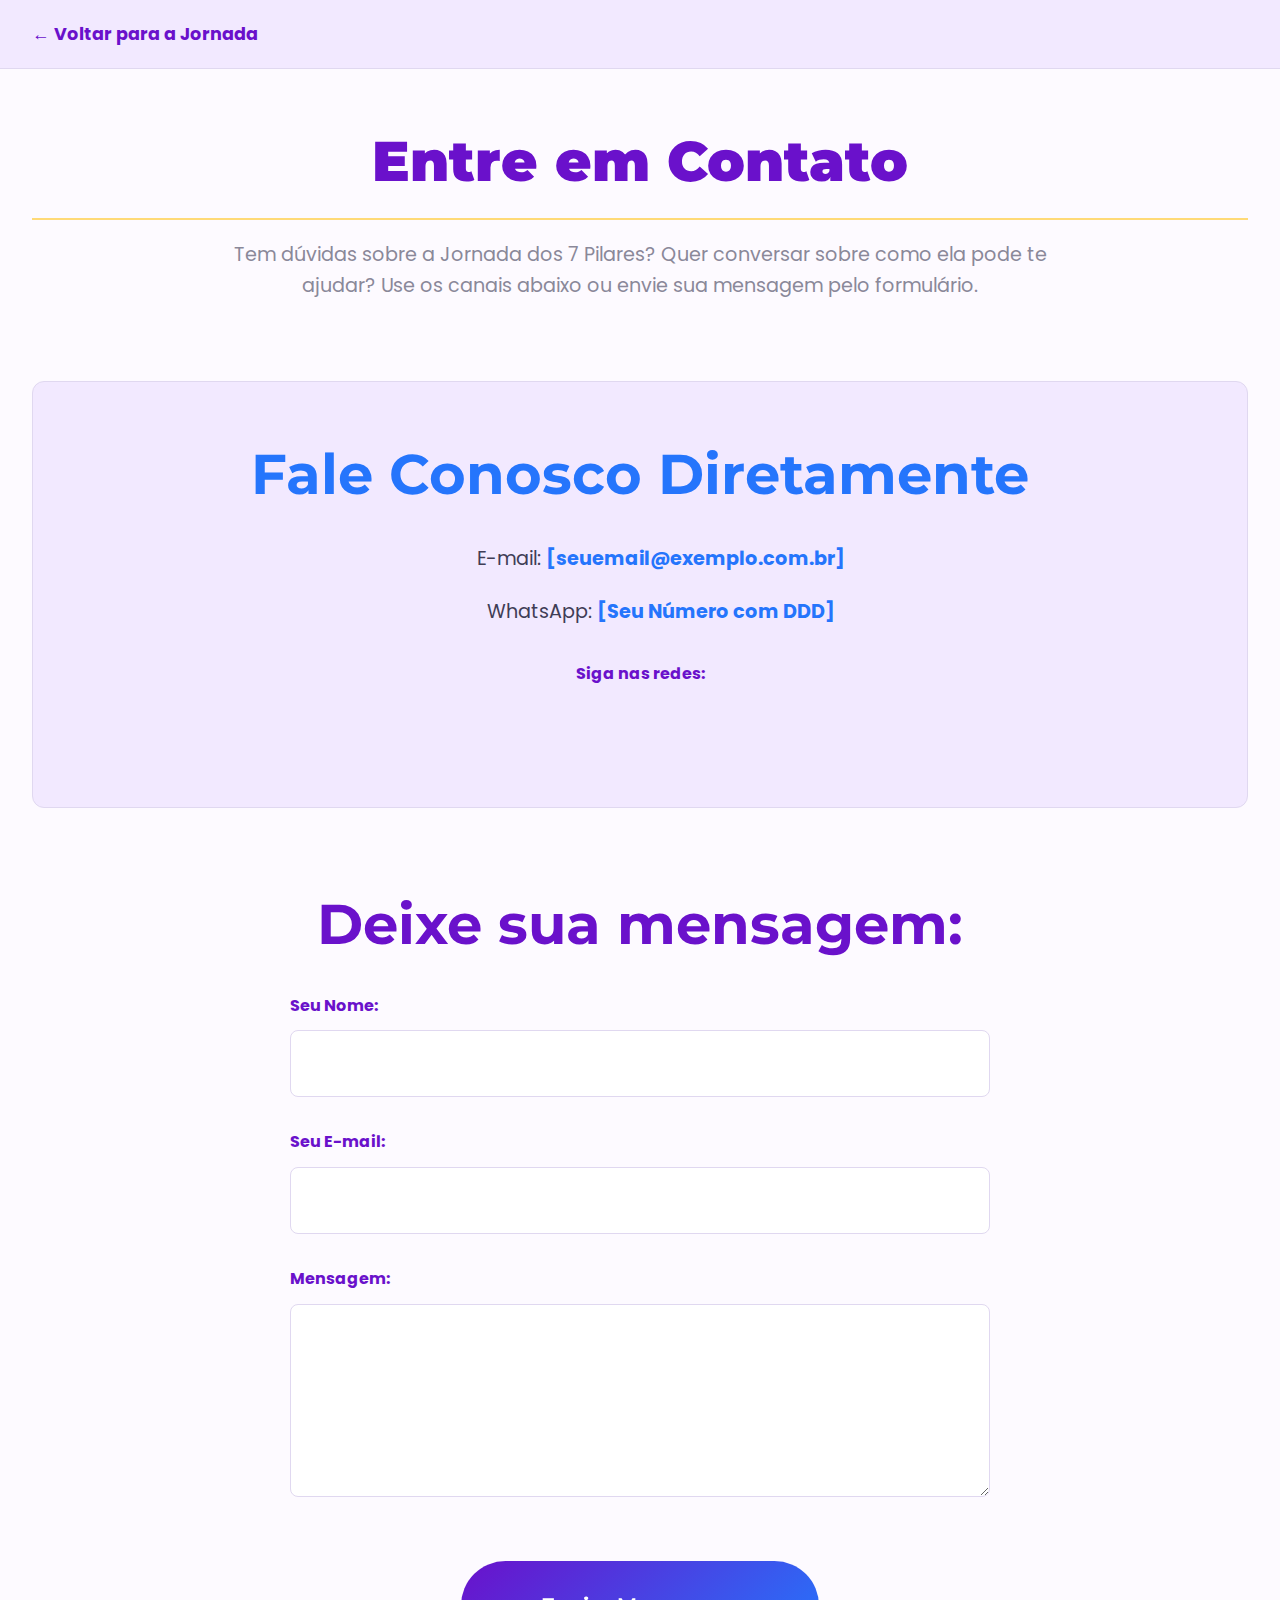
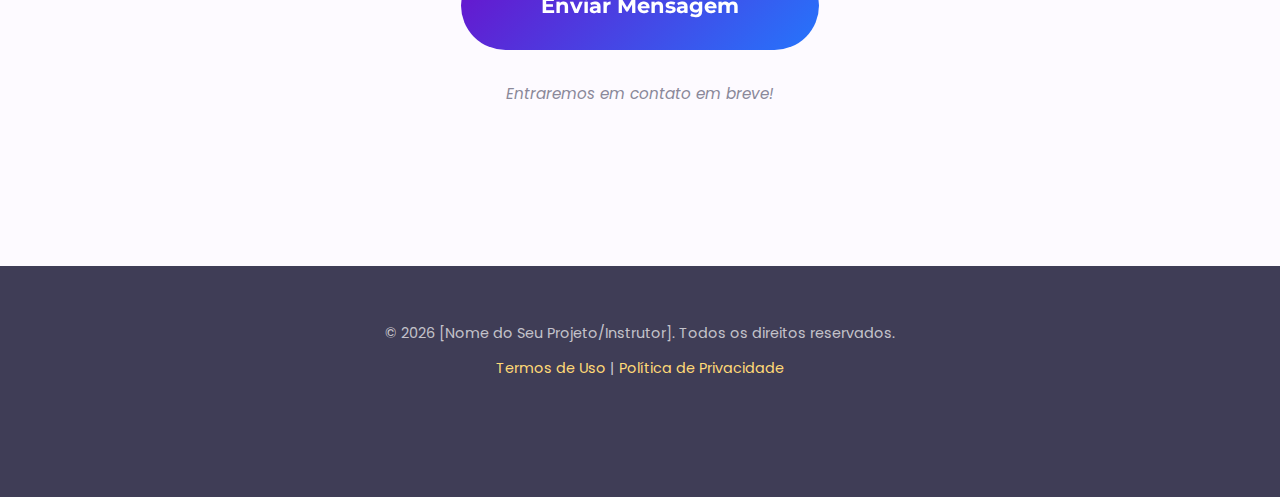
<file: contato.html>
<!DOCTYPE html>
<html lang="pt-BR">
<head>
    <meta charset="UTF-8">
    <meta name="viewport" content="width=device-width, initial-scale=1.0">

    <title>Contato - Jornada 7 Pilares</title>
    <meta name="description" content="Entre em contato para saber mais sobre a jornada online 'Descubra os 7 Pilares para Transformar Sua Vida em 7 Dias'.">
    <meta name="robots" content="index, follow">

    <link rel="stylesheet" href="style.css">
    <link rel="preconnect" href="https://fonts.googleapis.com">
    <link rel="preconnect" href="https://fonts.gstatic.com" crossorigin>
    <link href="https://fonts.googleapis.com/css2?family=Poppins:wght@300;400;700&family=Montserrat:wght@700;900&family=Garamond:wght@400;700&display=swap" rel="stylesheet">
    <link rel="stylesheet" href="https://cdnjs.cloudflare.com/ajax/libs/font-awesome/6.5.2/css/all.min.css" integrity="sha512-SnH5WK+bZxgPHs44uWIX+LLJAJ9/2PkPKZ5QiAj6Ta86w+fsb2TkcmfRyVX3pBnMFcV7oQPJkl9QevSCWr3W6A==" crossorigin="anonymous" referrerpolicy="no-referrer" />

    <link rel="icon" href="/favicon.ico" sizes="any">
    <link rel="icon" href="/favicon.svg" type="image/svg+xml">
    <link rel="apple-touch-icon" href="/apple-touch-icon.png">
</head>
<body>

    <header class="simple-header">
        <div class="container">
            <a href="index.html" class="back-link">&larr; Voltar para a Jornada</a>
        </div>
    </header>

    <main class="contact-container container page-content"> <h1>Entre em Contato</h1>
        <p class="contact-intro">Tem dúvidas sobre a Jornada dos 7 Pilares? Quer conversar sobre como ela pode te ajudar? Use os canais abaixo ou envie sua mensagem pelo formulário.</p>

        <div class="contact-direct-info">
            <h2>Fale Conosco Diretamente</h2>
            <p><i class="fas fa-envelope icon"></i> E-mail: <a href="mailto:contato@seusite.com.br">[seuemail@exemplo.com.br]</a></p>
            <p><i class="fab fa-whatsapp icon"></i> WhatsApp: <a href="https://wa.me/55XXXXXXXXXXX" target="_blank" rel="noopener noreferrer">[Seu Número com DDD]</a></p>
            <div class="social-icons">
                <p>Siga nas redes:</p>
                <a href="#" target="_blank" rel="noopener noreferrer" aria-label="Instagram"><i class="fab fa-instagram"></i></a>
                <a href="#" target="_blank" rel="noopener noreferrer" aria-label="YouTube"><i class="fab fa-youtube"></i></a>
                 <a href="#" target="_blank" rel="noopener noreferrer" aria-label="Telegram"><i class="fab fa-telegram-plane"></i></a>
            </div>
        </div>

        <div class="contact-form-container">
            <h2>Deixe sua mensagem:</h2>
            <form class="contact-form" action="[URL_DO_SEU_SCRIPT_DE_ENVIO]" method="POST">
                <div class="form-group">
                    <label for="nome">Seu Nome:</label>
                    <input type="text" id="nome" name="nome" required aria-required="true">
                </div>
                <div class="form-group">
                    <label for="email">Seu E-mail:</label>
                    <input type="email" id="email" name="email" required aria-required="true">
                </div>
                <div class="form-group">
                    <label for="mensagem">Mensagem:</label>
                    <textarea id="mensagem" name="mensagem" rows="6" required aria-required="true"></textarea>
                </div>
                <div class="form-group form-submit">
                    <button type="submit" class="button contact-submit-button">Enviar Mensagem</button>
                </div>
                 <p class="form-note">Entraremos em contato em breve!</p>
            </form>
        </div>
    </main>

    <footer class="footer-spirit section--narrow">
         <div class="container">
            <p>&copy; <span id="current-year">2025</span> [Nome do Seu Projeto/Instrutor]. Todos os direitos reservados.</p>
            <p><a href="termos-de-uso.html">Termos de Uso</a> | <a href="politica-de-privacidade.html">Política de Privacidade</a></p>
             <div class="footer-social">
                 <a href="#" aria-label="Instagram"><i class="fab fa-instagram"></i></a>
                 <a href="#" aria-label="YouTube"><i class="fab fa-youtube"></i></a>
                 <a href="#" aria-label="Telegram"><i class="fab fa-telegram-plane"></i></a>
             </div>
         </div>
    </footer>

    <script> document.getElementById('current-year').textContent = new Date().getFullYear(); </script>

</body>
</html>
</file>
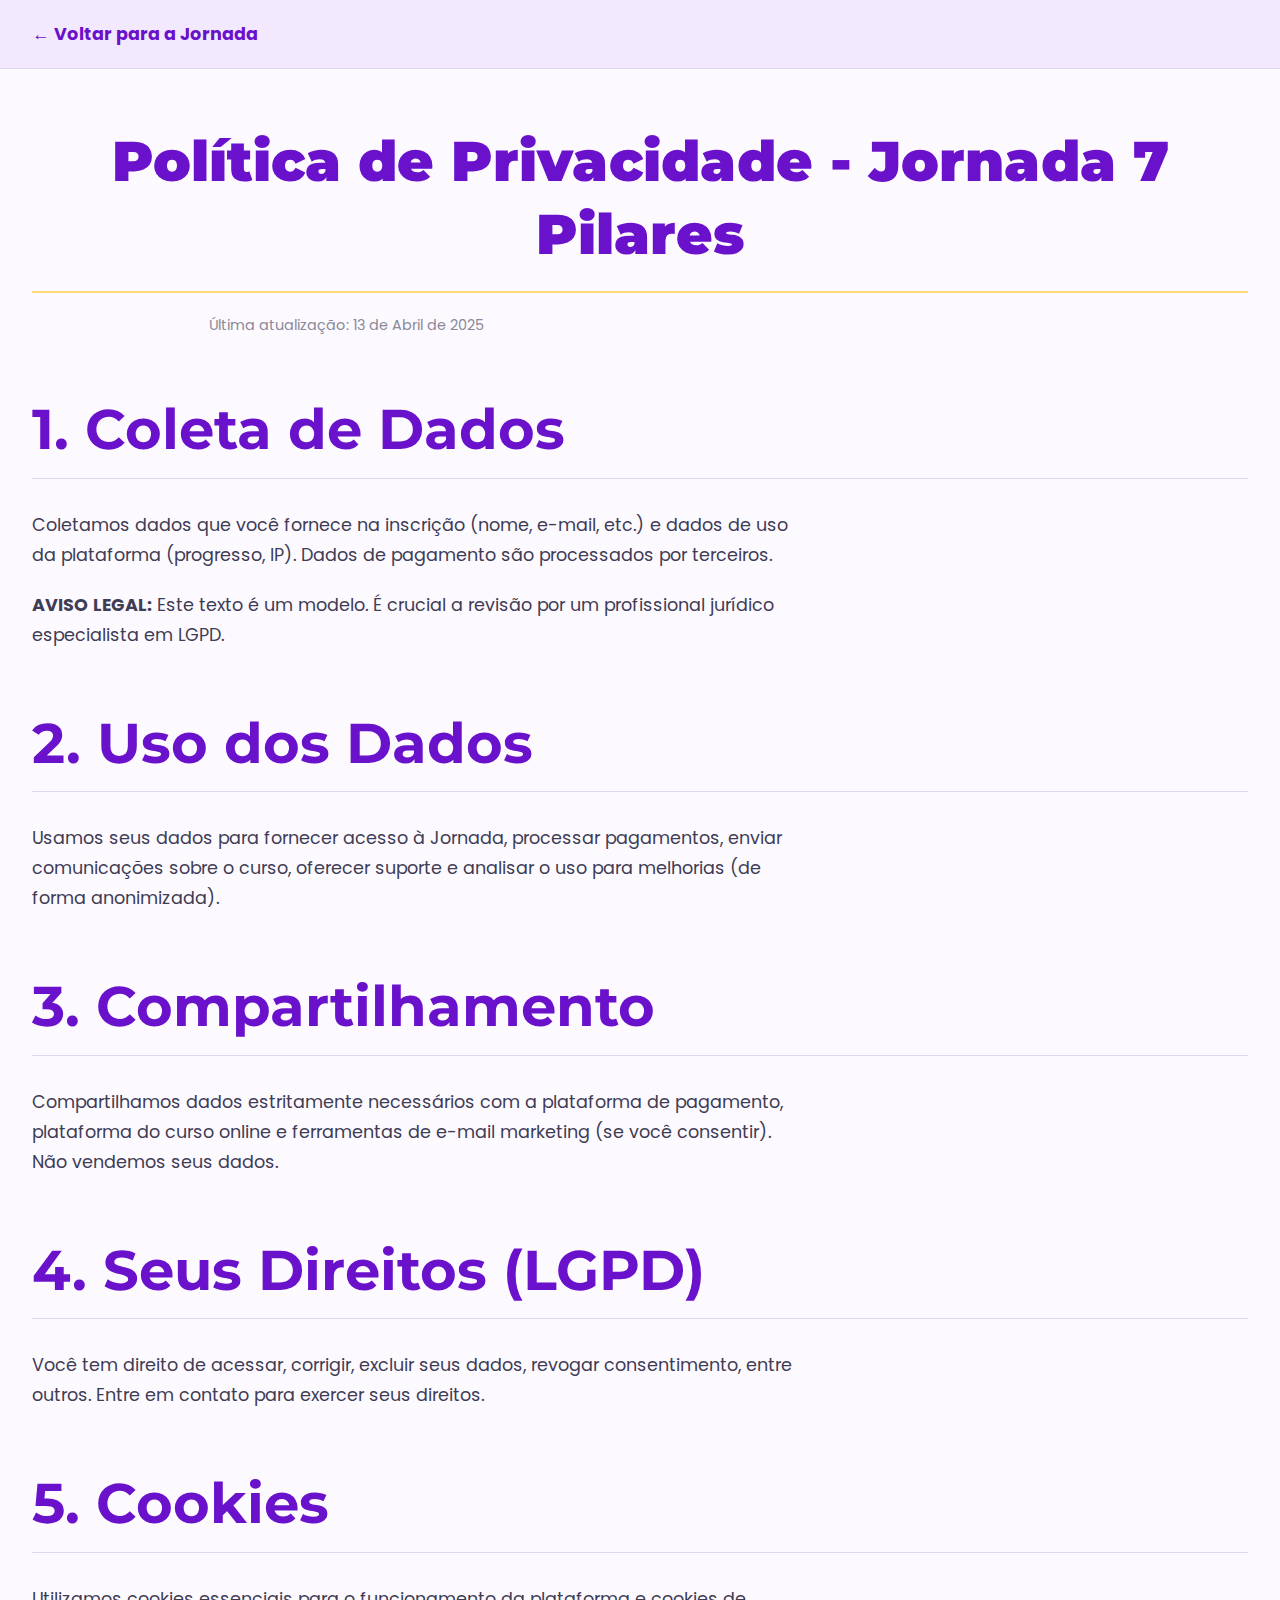
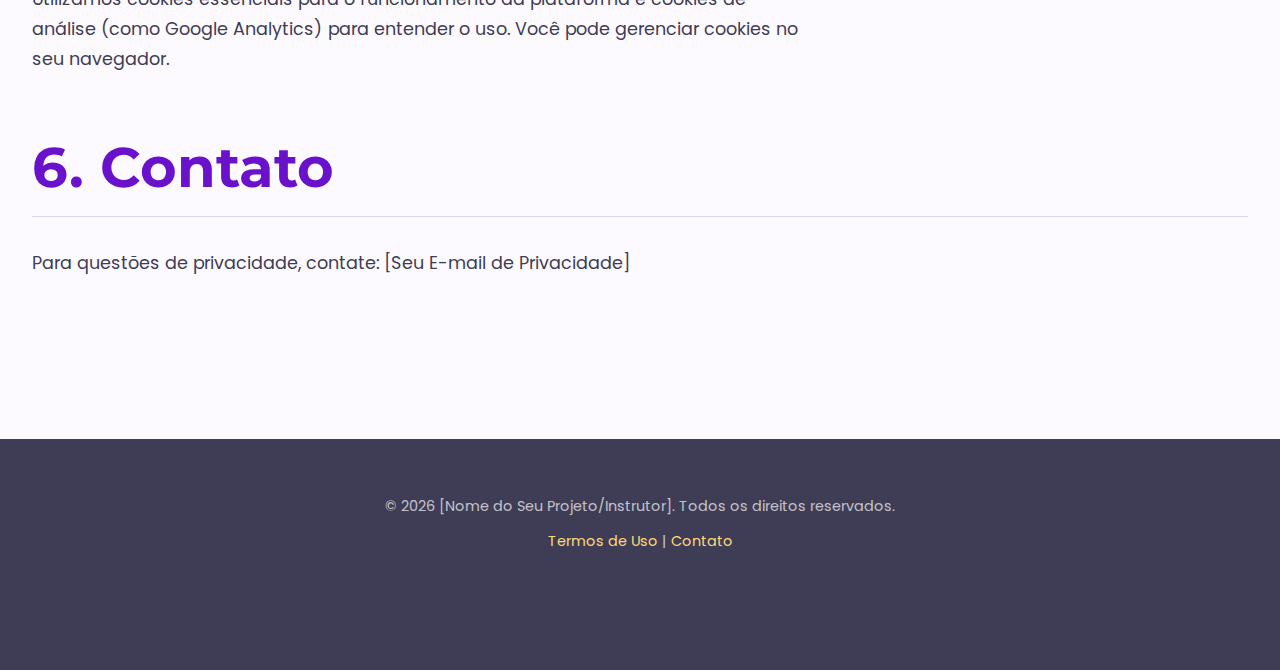
<file: politica-de-privacidade.html>
<!DOCTYPE html>
<html lang="pt-BR">
<head>
    <meta charset="UTF-8">
    <meta name="viewport" content="width=device-width, initial-scale=1.0">

    <title>Política de Privacidade - Jornada 7 Pilares</title>
    <meta name="description" content="Entenda como seus dados são coletados, usados e protegidos na jornada online 'Descubra os 7 Pilares para Transformar Sua Vida em 7 Dias'.">
    <meta name="robots" content="noindex, follow">

    <link rel="stylesheet" href="style.css">
    <link rel="preconnect" href="https://fonts.googleapis.com">
    <link rel="preconnect" href="https://fonts.gstatic.com" crossorigin>
    <link href="https://fonts.googleapis.com/css2?family=Poppins:wght@300;400;700&family=Montserrat:wght@700;900&family=Garamond:wght@400;700&display=swap" rel="stylesheet">
    <link rel="stylesheet" href="https://cdnjs.cloudflare.com/ajax/libs/font-awesome/6.5.2/css/all.min.css" integrity="sha512-SnH5WK+bZxgPHs44uWIX+LLJAJ9/2PkPKZ5QiAj6Ta86w+fsb2TkcmfRyVX3pBnMFcV7oQPJkl9QevSCWr3W6A==" crossorigin="anonymous" referrerpolicy="no-referrer" />

    <link rel="icon" href="/favicon.ico" sizes="any">
    <link rel="icon" href="/favicon.svg" type="image/svg+xml">
    <link rel="apple-touch-icon" href="/apple-touch-icon.png">
</head>
<body>

    <header class="simple-header">
        <div class="container">
             <a href="index.html" class="back-link">&larr; Voltar para a Jornada</a>
        </div>
    </header>

    <main class="privacy-container container page-content"> <h1>Política de Privacidade - Jornada 7 Pilares</h1>
        <p class="last-updated">Última atualização: 13 de Abril de 2025</p> <section>
            <h2>1. Coleta de Dados</h2>
            <p>Coletamos dados que você fornece na inscrição (nome, e-mail, etc.) e dados de uso da plataforma (progresso, IP). Dados de pagamento são processados por terceiros.</p>
             <p><strong>AVISO LEGAL:</strong> Este texto é um modelo. É crucial a revisão por um profissional jurídico especialista em LGPD.</p>
       </section>

        <section>
            <h2>2. Uso dos Dados</h2>
            <p>Usamos seus dados para fornecer acesso à Jornada, processar pagamentos, enviar comunicações sobre o curso, oferecer suporte e analisar o uso para melhorias (de forma anonimizada).</p>
        </section>

         <section>
            <h2>3. Compartilhamento</h2>
            <p>Compartilhamos dados estritamente necessários com a plataforma de pagamento, plataforma do curso online e ferramentas de e-mail marketing (se você consentir). Não vendemos seus dados.</p>
        </section>

         <section>
            <h2>4. Seus Direitos (LGPD)</h2>
            <p>Você tem direito de acessar, corrigir, excluir seus dados, revogar consentimento, entre outros. Entre em contato para exercer seus direitos.</p>
        </section>

        <section>
            <h2>5. Cookies</h2>
            <p>Utilizamos cookies essenciais para o funcionamento da plataforma e cookies de análise (como Google Analytics) para entender o uso. Você pode gerenciar cookies no seu navegador.</p>
        </section>

        <section>
            <h2>6. Contato</h2>
            <p>Para questões de privacidade, contate: [Seu E-mail de Privacidade]</p>
        </section>

    </main>

    <footer class="footer-spirit section--narrow">
         <div class="container">
            <p>&copy; <span id="current-year">2025</span> [Nome do Seu Projeto/Instrutor]. Todos os direitos reservados.</p>
            <p><a href="termos-de-uso.html">Termos de Uso</a> | <a href="contato.html">Contato</a></p>
             <div class="footer-social">
                <a href="#" aria-label="Instagram"><i class="fab fa-instagram"></i></a>
                 <a href="#" aria-label="YouTube"><i class="fab fa-youtube"></i></a>
                 <a href="#" aria-label="Telegram"><i class="fab fa-telegram-plane"></i></a>
             </div>
         </div>
    </footer>

     <script> document.getElementById('current-year').textContent = new Date().getFullYear(); </script>

</body>
</html>
</file>
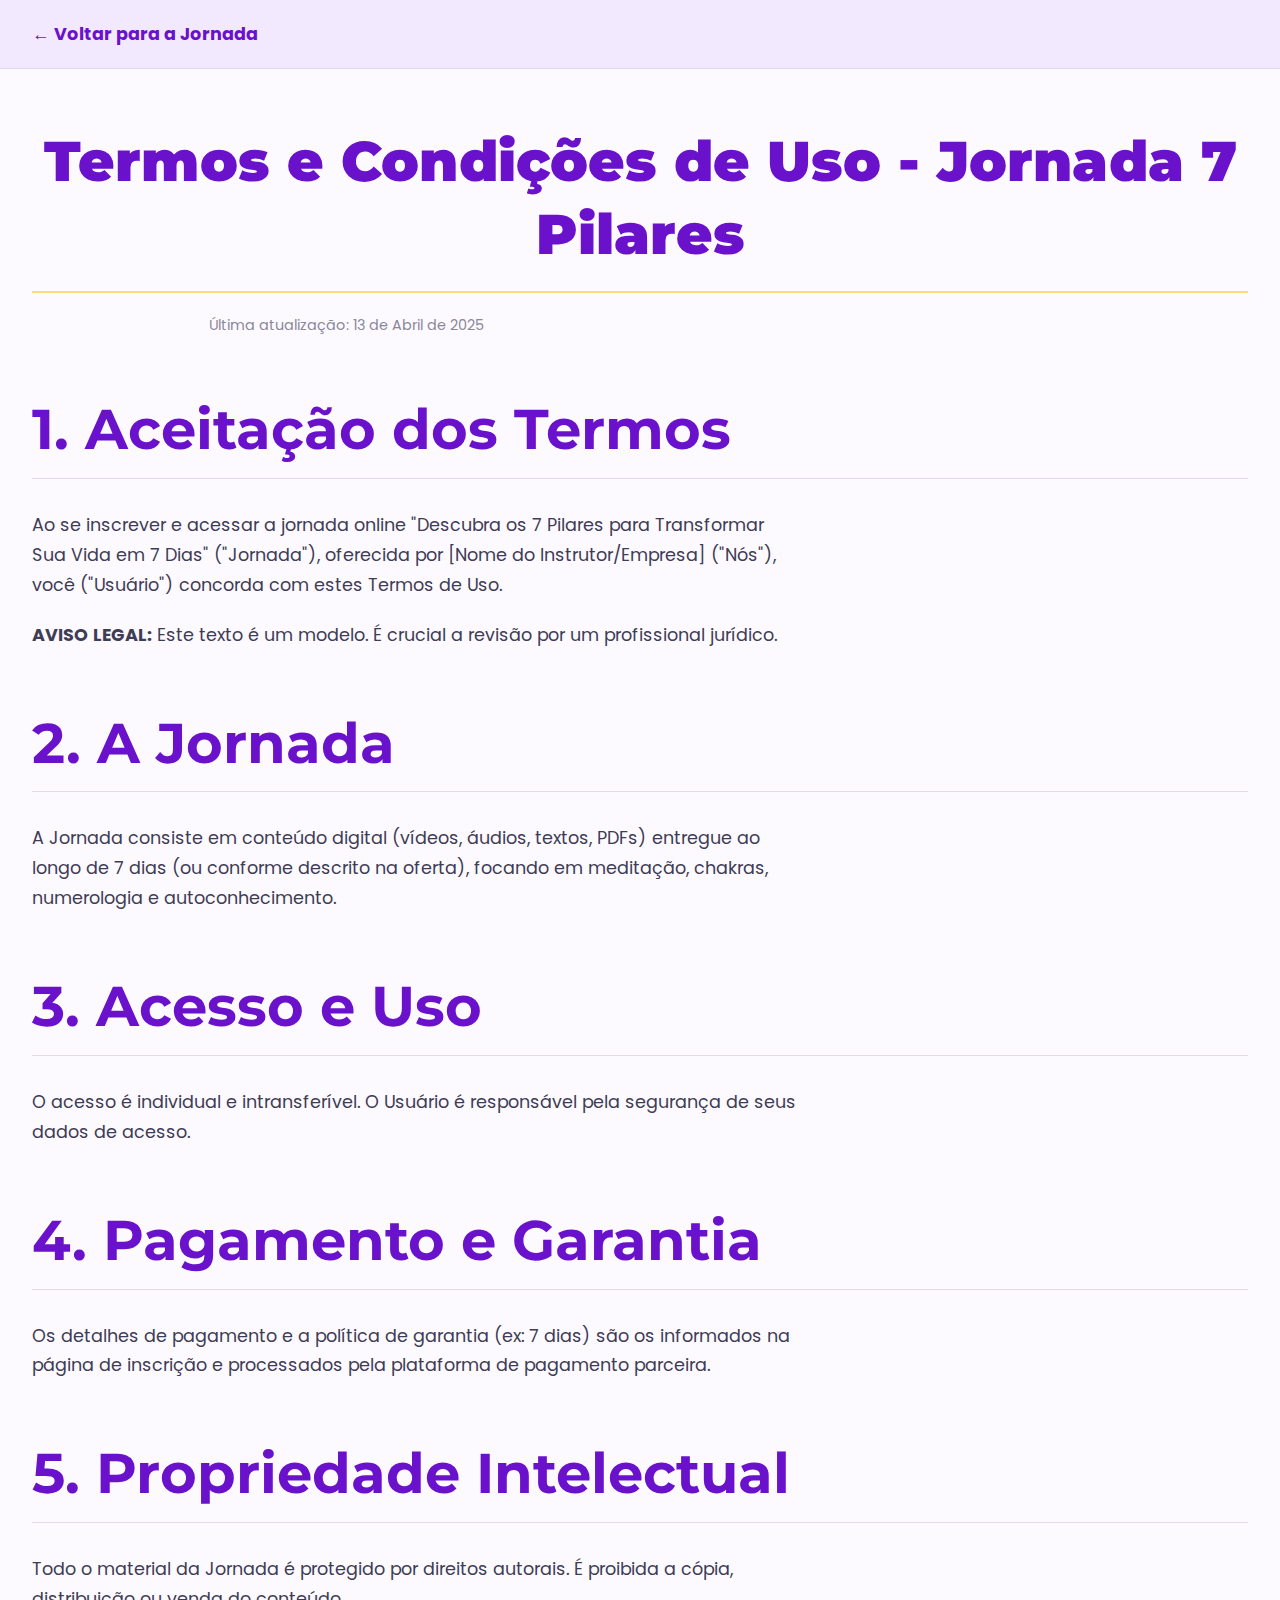
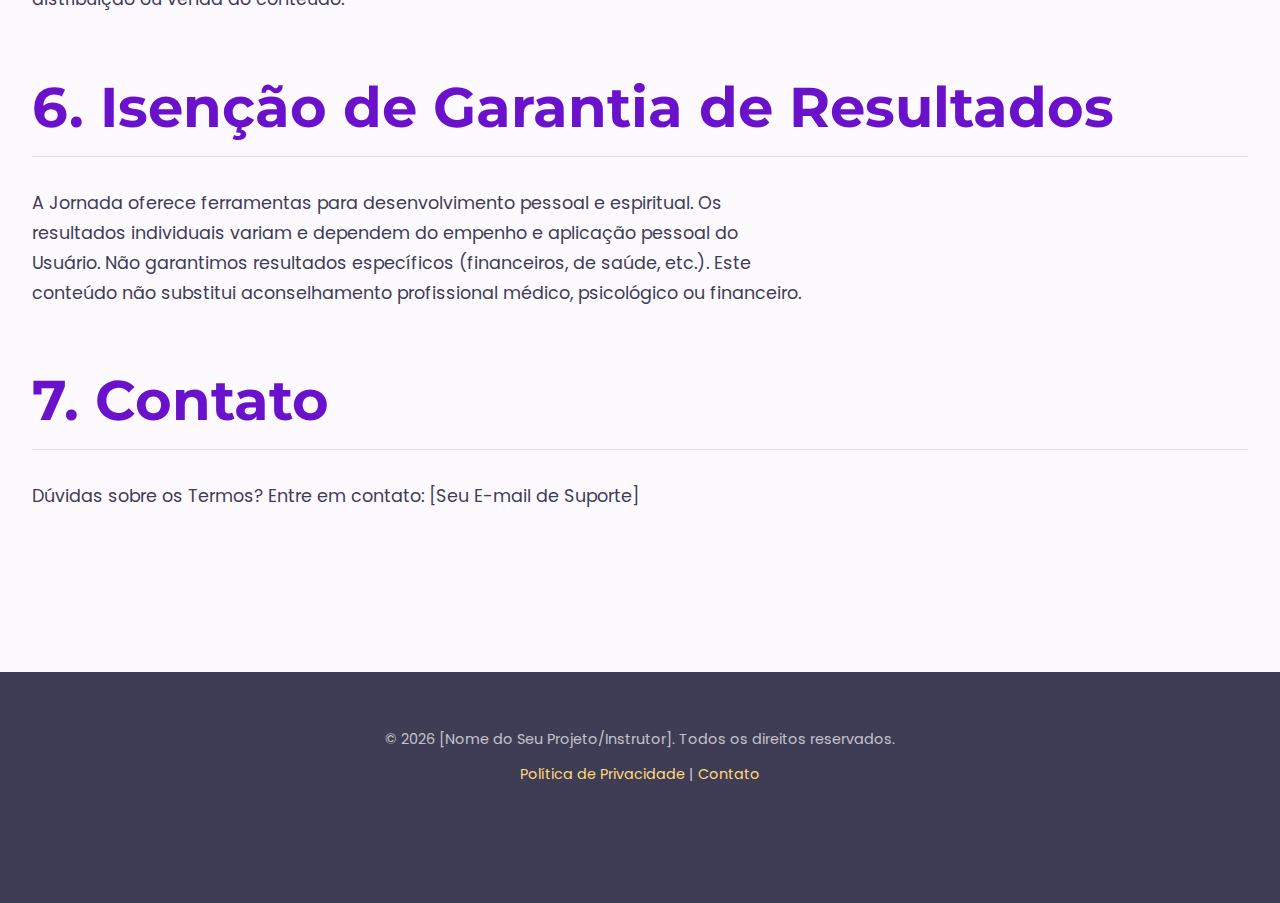
<file: termos-de-uso.html>
<!DOCTYPE html>
<html lang="pt-BR">
<head>
    <meta charset="UTF-8">
    <meta name="viewport" content="width=device-width, initial-scale=1.0">

    <title>Termos de Uso - Jornada 7 Pilares</title>
    <meta name="description" content="Consulte os termos e condições para participar da jornada online 'Descubra os 7 Pilares para Transformar Sua Vida em 7 Dias'.">
    <meta name="robots" content="noindex, follow">

    <link rel="stylesheet" href="style.css">
    <link rel="preconnect" href="https://fonts.googleapis.com">
    <link rel="preconnect" href="https://fonts.gstatic.com" crossorigin>
    <link href="https://fonts.googleapis.com/css2?family=Poppins:wght@300;400;700&family=Montserrat:wght@700;900&family=Garamond:wght@400;700&display=swap" rel="stylesheet">
    <link rel="stylesheet" href="https://cdnjs.cloudflare.com/ajax/libs/font-awesome/6.5.2/css/all.min.css" integrity="sha512-SnH5WK+bZxgPHs44uWIX+LLJAJ9/2PkPKZ5QiAj6Ta86w+fsb2TkcmfRyVX3pBnMFcV7oQPJkl9QevSCWr3W6A==" crossorigin="anonymous" referrerpolicy="no-referrer" />

    <link rel="icon" href="/favicon.ico" sizes="any">
    <link rel="icon" href="/favicon.svg" type="image/svg+xml">
    <link rel="apple-touch-icon" href="/apple-touch-icon.png">
</head>
<body>

    <header class="simple-header">
        <div class="container">
            <a href="index.html" class="back-link">&larr; Voltar para a Jornada</a>
        </div>
    </header>

    <main class="terms-container container page-content"> <h1>Termos e Condições de Uso - Jornada 7 Pilares</h1>
        <p class="last-updated">Última atualização: 13 de Abril de 2025</p>

        <section>
            <h2>1. Aceitação dos Termos</h2>
            <p>Ao se inscrever e acessar a jornada online "Descubra os 7 Pilares para Transformar Sua Vida em 7 Dias" ("Jornada"), oferecida por [Nome do Instrutor/Empresa] ("Nós"), você ("Usuário") concorda com estes Termos de Uso.</p>
            <p><strong>AVISO LEGAL:</strong> Este texto é um modelo. É crucial a revisão por um profissional jurídico.</p>
        </section>

        <section>
            <h2>2. A Jornada</h2>
            <p>A Jornada consiste em conteúdo digital (vídeos, áudios, textos, PDFs) entregue ao longo de 7 dias (ou conforme descrito na oferta), focando em meditação, chakras, numerologia e autoconhecimento.</p>
        </section>

        <section>
            <h2>3. Acesso e Uso</h2>
            <p>O acesso é individual e intransferível. O Usuário é responsável pela segurança de seus dados de acesso.</p>
        </section>

         <section>
            <h2>4. Pagamento e Garantia</h2>
            <p>Os detalhes de pagamento e a política de garantia (ex: 7 dias) são os informados na página de inscrição e processados pela plataforma de pagamento parceira.</p>
        </section>

         <section>
            <h2>5. Propriedade Intelectual</h2>
            <p>Todo o material da Jornada é protegido por direitos autorais. É proibida a cópia, distribuição ou venda do conteúdo.</p>
        </section>

         <section>
            <h2>6. Isenção de Garantia de Resultados</h2>
            <p>A Jornada oferece ferramentas para desenvolvimento pessoal e espiritual. Os resultados individuais variam e dependem do empenho e aplicação pessoal do Usuário. Não garantimos resultados específicos (financeiros, de saúde, etc.). Este conteúdo não substitui aconselhamento profissional médico, psicológico ou financeiro.</p>
        </section>

        <section>
            <h2>7. Contato</h2>
            <p>Dúvidas sobre os Termos? Entre em contato: [Seu E-mail de Suporte]</p>
        </section>

    </main>

    <footer class="footer-spirit section--narrow">
         <div class="container">
            <p>&copy; <span id="current-year">2025</span> [Nome do Seu Projeto/Instrutor]. Todos os direitos reservados.</p>
            <p><a href="politica-de-privacidade.html">Política de Privacidade</a> | <a href="contato.html">Contato</a></p>
             <div class="footer-social">
                 <a href="#" aria-label="Instagram"><i class="fab fa-instagram"></i></a>
                 <a href="#" aria-label="YouTube"><i class="fab fa-youtube"></i></a>
                 <a href="#" aria-label="Telegram"><i class="fab fa-telegram-plane"></i></a>
             </div>
         </div>
    </footer>

    <script> document.getElementById('current-year').textContent = new Date().getFullYear(); </script>

</body>
</html>
</file>
<file: style.css>
/* ==========================================================================
   CSS COMPLETO - Jornada 7 Pilares (Landing Page + Páginas Internas)
   VERSÃO REVISADA E REFORÇADA (Título, Scroll, Preço, Seguro + Anteriores)
   ========================================================================== */

/* ==========================================================================
   1. Reset Essencial e Configurações Base Globais
   ========================================================================== */

* {
  margin: 0;
  padding: 0;
  box-sizing: border-box;
}

html {
  font-size: 100%;
  scroll-behavior: smooth;
  -webkit-text-size-adjust: 100%;
  -moz-text-size-adjust: 100%;
  text-size-adjust: 100%;
}

body {
  font-family: var(--font-primary);
  background-color: var(--color-background);
  color: var(--color-text);
  line-height: 1.6;
  min-height: 100vh;
  overflow-x: hidden;
  -webkit-font-smoothing: antialiased;
  -moz-osx-font-smoothing: grayscale;
}

/* ==========================================================================
   2. Variáveis CSS (Custom Properties) - Tema Espiritualidade/Transformação
   ========================================================================== */

:root {
  /* Paleta de Cores */
  --color-background: #fdfaff;
  --color-text: #3f3d56;
  --color-primary: #6a11cb;
  --color-primary-dark: #2575fc;
  --color-secondary: #8a8899;
  --color-accent: #ffda77;
  --color-accent-dark: #f5b74d;
  --color-light-bg: #f2e9ff;
  --color-white: #ffffff;
  --color-black-alpha: rgba(0, 0, 0, 0.7);
  --color-border-light: #e0d8f0;

  /* Espaçamento Fluido */
  --space-xs: clamp(0.5rem, 1vw + 0.25rem, 0.75rem);
  --space-sm: clamp(0.75rem, 1.5vw + 0.25rem, 1.25rem);
  --space-md: clamp(1rem, 2.5vw + 0.5rem, 2rem);
  --space-lg: clamp(1.5rem, 4vw + 1rem, 3.5rem);
  --space-xl: clamp(2.5rem, 7vw + 1rem, 5rem);
  --space-xxl: clamp(3.5rem, 10vw + 1.5rem, 7rem);

  /* Larguras Máximas */
  --content-max-width-narrow: 70ch;
  --content-max-width-standard: 1100px;
  --container-max-width-full: 1500px;

  /* Fontes */
  --font-primary: 'Poppins', sans-serif;
  --font-headings: 'Montserrat', sans-serif;
  --font-highlight: 'Garamond', serif;

  /* Timings de Animação */
  --anim-duration-fast: 0.3s;
  --anim-duration-medium: 0.6s;
  --anim-duration-slow: 1s;
  --anim-easing: cubic-bezier(0.25, 0.46, 0.45, 0.94);
}


/* ==========================================================================
   3. Tipografia Fluida com clamp() (Estilos Base)
   ========================================================================== */

h1, .h1-style, h2, .h2-style, h3, .h3-style, h4, .h4-style, h5, .h5-style, h6, .h6-style {
  font-family: var(--font-headings);
  color: var(--color-primary);
  line-height: 1.3;
  margin-bottom: var(--space-md);
  font-weight: 700;
}
h1:last-child, h2:last-child, h3:last-child, h4:last-child, h5:last-child, h6:last-child { margin-bottom: 0; }

h1, .h1-style { font-size: clamp(2rem, 5vw + 1rem, 5rem); font-weight: 900; line-height: 1.2; }
h2, .h2-style { font-size: clamp(1.5rem, 4vw + 0.8rem, 3.5rem); }
h3, .h3-style { font-size: clamp(1.2rem, 2.5vw + 0.7rem, 2rem); line-height: 1.4; margin-bottom: var(--space-sm); }
h4, .h4-style { font-size: clamp(1.1rem, 2vw + 0.8rem, 1.5rem); margin-bottom: var(--space-xs); }

p, li {
  font-family: var(--font-primary);
  font-size: clamp(0.9rem, 1vw + 0.5rem, 1.1rem);
  max-width: var(--content-max-width-narrow); /* Limita largura para leitura. Sobrescrever onde necessário */
  margin-bottom: var(--space-sm);
  color: var(--color-text);
}
p:last-child, li:last-child { margin-bottom: 0; }

strong, b { font-weight: 700; color: inherit; }
em, i { font-style: italic; color: inherit; }

a {
  color: var(--color-primary);
  text-decoration: none;
  transition: color var(--anim-duration-fast) ease-out, opacity var(--anim-duration-fast) ease-out;
}
a:hover, a:focus {
  color: var(--color-primary-dark);
  text-decoration: underline;
  outline: none;
}
a:focus-visible {
  outline: 2px dashed var(--color-primary);
  outline-offset: 3px;
  background-color: rgba(106, 17, 203, 0.1);
  border-radius: 2px;
  text-decoration: none;
}

.button {
  display: inline-block;
  cursor: pointer;
  text-align: center;
  text-decoration: none;
  border: none;
  padding: var(--space-sm) var(--space-lg);
  font-size: clamp(0.9rem, 1.2vw + 0.5rem, 1.2rem);
  font-weight: 700;
  font-family: var(--font-headings);
  border-radius: 50px;
  background: linear-gradient(135deg, var(--color-primary), var(--color-primary-dark));
  color: var(--color-white);
  transition: transform var(--anim-duration-fast) ease, background var(--anim-duration-fast) ease, box-shadow var(--anim-duration-fast) ease;
  will-change: transform;
}
.button:hover, .button:focus {
  background: linear-gradient(135deg, var(--color-primary-dark), var(--color-primary));
  transform: translateY(-3px) scale(1.02);
  box-shadow: 0 6px 15px rgba(48, 26, 100, 0.3);
  color: var(--color-white);
  text-decoration: none;
  outline: none;
}
.button:focus-visible {
  box-shadow: 0 0 0 3px var(--color-background), 0 0 0 5px var(--color-primary);
}

/* ==========================================================================
   4. Layouts Fluidos (CSS Grid & Flexbox) - Classes Utilitárias
   ========================================================================== */

.responsive-grid { display: grid; grid-template-columns: repeat(auto-fit, minmax(min(250px, 100%), 1fr)); gap: var(--space-md); }
.responsive-flex { display: flex; flex-wrap: wrap; gap: var(--space-md); }
.responsive-flex > * { flex: 1 1 min(300px, 100%); min-width: min(200px, 100%); }

/* ==========================================================================
   5. Mídia Responsiva (Imagens, Vídeos, SVGs)
   ========================================================================== */

img, video, svg, picture { max-width: 100%; height: auto; vertical-align: middle; }
.responsive-iframe-container { position: relative; overflow: hidden; width: 100%; padding-top: 56.25%; }
.responsive-iframe-container iframe { position: absolute; top: 0; left: 0; bottom: 0; right: 0; width: 100%; height: 100%; border: 0; }

/* ==========================================================================
   6. Estrutura e Wrappers de Conteúdo
   ========================================================================== */

.container { width: 100%; max-width: var(--container-max-width-full); margin-left: auto; margin-right: auto; padding-left: var(--space-md); padding-right: var(--space-md); }
.content-wrapper { width: 100%; max-width: var(--content-max-width-standard); margin-left: auto; margin-right: auto; }
.section { padding-top: var(--space-xl); padding-bottom: var(--space-xl); position: relative; overflow: hidden; }
.section--narrow { padding-top: var(--space-lg); padding-bottom: var(--space-lg); }
.section--light-bg { background-color: var(--color-light-bg); }
.section--dark-bg { background-color: var(--color-text); color: var(--color-white); }
.section--dark-bg h1, .section--dark-bg h2, .section--dark-bg h3, .section--dark-bg h4, .section--dark-bg h5, .section--dark-bg h6 { color: var(--color-white); }
.section--dark-bg p, .section--dark-bg li { color: rgba(255, 255, 255, 0.85); max-width: none; }
.section--dark-bg a { color: var(--color-accent); }
.section--dark-bg a:hover, .section--dark-bg a:focus { color: var(--color-white); }
.sr-only { position: absolute; width: 1px; height: 1px; padding: 0; margin: -1px; overflow: hidden; clip: rect(0, 0, 0, 0); white-space: nowrap; border-width: 0; }


/* ==========================================================================
   7. Landing Page - Estilos e Animações do Hero Section
   ========================================================================== */

.hero-spirit {
  position: relative;
  min-height: 100vh; min-height: 100dvh;
  display: flex; justify-content: center; align-items: center;
  text-align: center;
  background: linear-gradient(145deg, #1e134b 5%, #301a64 30%, #6a11cb 75%, #8a4ce0 100%);
  color: var(--color-white);
  overflow: hidden;
  padding: var(--space-lg) var(--space-md);
}

/* Camadas de Fundo */
.hero-bg-layer { position: absolute; top: 0; left: 0; width: 100%; height: 100%; background-position: center; background-repeat: no-repeat; background-size: cover; pointer-events: none; z-index: 1; }
.layer1 { background-image: url('images/nebula-bg.png'); opacity: 0.15; animation: slow-pan 90s linear infinite alternate; }
.layer2 { background-image: url('images/stars-bg.png'); opacity: 0.3; animation: subtle-sparkle 15s linear infinite alternate; }
.layer3 { width: 1px; height: 1px; background: transparent; box-shadow: calc(50vw + 100px) calc(20vh - 50px) 1px 1px rgba(255,255,255,0.8), 10vw 80vh 0px 0px rgba(255,255,255,0.5), 80vw 50vh 1px 0px rgba(255,255,255,0.7), 30vw 10vh 0px 1px rgba(255,255,255,0.6), 90vw 90vh 1px 1px rgba(255, 218, 185, 0.6), 15vw 30vh 0 0 rgba(190, 190, 255, 0.6), 60vw 70vh 1px 0 rgba(255, 255, 255, 0.7), 40vw 95vh 0 1px rgba(255, 218, 185, 0.5), 75vw 10vh 1px 1px rgba(255, 255, 255, 0.9); animation: particle-drift 120s linear infinite; opacity: 0.7; }

/* Elementos Flutuantes */
.floating-element { position: absolute; z-index: 2; opacity: 0; animation: float-appear 40s infinite ease-in-out, fade-in-slow var(--anim-duration-slow) ease-out 1s forwards; pointer-events: none; will-change: transform, opacity; }
.lotus { content: ' '; display: block; width: clamp(50px, 15vmin, 150px); height: clamp(50px, 15vmin, 150px); background: radial-gradient(circle, rgba(255,192,203,0.3), rgba(255,105,180,0.5) 60%); border-radius: 50%; filter: blur(3px); bottom: 5%; left: 10%; animation-duration: 35s, var(--anim-duration-slow); animation-delay: 1.2s; }
.star { font-size: clamp(15px, 4vmin, 30px); color: rgba(255, 218, 185, 0.8); text-shadow: 0 0 8px rgba(255, 218, 185, 0.5); }
.star1 { top: 15%; right: 15%; animation-delay: 1.5s, 1.5s; animation-duration: 45s, var(--anim-duration-slow); }
.star2 { top: 60%; left: 5%; animation-delay: 1.8s, 1.8s; animation-duration: 50s, var(--anim-duration-slow); }

/* Conteúdo Hero */
.hero-content { position: relative; z-index: 10; padding-top: var(--space-xl); padding-bottom: var(--space-xxl); width: 100%; max-width: var(--content-max-width-standard); margin-left: auto; margin-right: auto; }
.hero-text-wrapper { opacity: 0; }
.hero-text-wrapper.animate-on-load { animation: fade-in-up 1s ease-out 0.5s forwards; }

/* --- CHANGE START: Hero Title Break/Size --- */
.hero-title.kinetic-title {
  font-family: var(--font-highlight, var(--font-headings));
  /* Clamp ajustado para tentar melhorar quebra */
  font-size: clamp(2.5rem, 7.5vw + 1rem, 7rem); /* Reduzi o max um pouco */
  font-weight: 900;
  color: var(--color-white);
  text-shadow: 0 0 15px rgba(255, 255, 255, 0.3), 0 0 25px rgba(138, 76, 224, 0.4);
  margin-bottom: var(--space-sm);
  opacity: 0;
  line-height: 1.15; /* Manter ou ajustar se necessário */
  white-space: normal; /* Permite quebra */
  text-align: center;
  width: 100%;
  max-width: 90%;
  margin-left: auto;
  margin-right: auto;
}
/* --- CHANGE END: Hero Title Break/Size --- */
.kinetic-title span { display: inline-block; opacity: 0; transform: translateY(80%) rotateX(-90deg) scale(0.8); transform-origin: bottom center; animation: letter-reveal-3d 0.8s var(--anim-easing) forwards; will-change: transform, opacity; }

/* Subtítulo e Descrição Hero */
.hero-subtitle { font-size: clamp(1.2rem, 3vw + 0.5rem, 2.2rem); color: var(--color-accent); font-family: var(--font-headings); margin-bottom: var(--space-md); font-weight: 700; text-shadow: 1px 1px 3px var(--color-black-alpha); }
.hero-subtitle .highlight { color: var(--color-white); font-family: inherit; }
.hero-description { font-size: clamp(1rem, 1.5vw + 0.5rem, 1.3rem); color: rgba(255, 255, 255, 0.9); max-width: var(--content-max-width-narrow); margin-left: auto; margin-right: auto; margin-bottom: var(--space-lg); }

/* Botão CTA Hero */
.hero-cta { padding: var(--space-md) var(--space-xl); font-size: clamp(1.1rem, 1.8vw + 0.5rem, 1.5rem); box-shadow: 0 5px 20px rgba(40, 10, 80, 0.4); }
.hero-cta.pulse { animation: pulse-animation 2s infinite ease-in-out; }

/* --- CHANGE START: Scroll Indicator Centering --- */
/* A centralização via left/transform JÁ ESTAVA CORRETA. Verifique cache ou conflitos. */
.scroll-down-indicator {
  position: absolute;
  bottom: var(--space-md);
  left: 50%; /* Posiciona borda esquerda no meio */
  transform: translateX(-50%); /* Puxa para a esquerda metade da largura = centro */
  width: auto;
  color: var(--color-white);
  text-align: center; /* Centraliza texto/ícone internos */
  z-index: 15;
  opacity: 0;
  animation: fade-in-up 1s ease-out 2.5s forwards;
  pointer-events: none;
}
/* --- CHANGE END: Scroll Indicator Centering --- */
.scroll-down-indicator span { display: block; font-size: 0.8rem; margin-bottom: var(--space-xs); text-transform: uppercase; letter-spacing: 1px; text-shadow: 1px 1px 2px var(--color-black-alpha); }
.scroll-down-indicator i { font-size: 1.2rem; animation: bounce-down 1.5s infinite ease-out; display: block; }

/* Media Queries Hero */
@media (min-width: 768px) {
  .hero-title.kinetic-title { font-size: clamp(3.5rem, 6vw + 1rem, 7rem); line-height: 1.1; max-width: 85%; }
  .hero-subtitle { font-size: clamp(1.5rem, 2.5vw + 0.5rem, 2.5rem); }
  .hero-description { font-size: clamp(1.1rem, 1.2vw + 0.5rem, 1.4rem); }
}
@media (min-width: 1200px) {
  .hero-title.kinetic-title { font-size: clamp(4rem, 5vw + 1rem, 7.5rem); }
}

/* ==========================================================================
   Fim da Seção 7 (Hero Section)
   ========================================================================== */

/* ==========================================================================
   8. Landing Page - Estilos e Animações das Seções de Conteúdo
   ========================================================================== */

/* Animação Scroll */
.reveal-on-scroll { opacity: 0; transform: translateY(50px) scale(0.98); transition: opacity var(--anim-duration-medium) ease-out, transform var(--anim-duration-medium) var(--anim-easing); will-change: opacity, transform; }
.reveal-on-scroll.is-visible { opacity: 1; transform: translateY(0) scale(1); }
.reveal-on-scroll.delay-1 { transition-delay: 0.1s; } .reveal-on-scroll.delay-2 { transition-delay: 0.2s; } .reveal-on-scroll.delay-3 { transition-delay: 0.3s; } .reveal-on-scroll.delay-4 { transition-delay: 0.4s; } .reveal-on-scroll.delay-5 { transition-delay: 0.5s; }

/* Seção Problema */
.problem-section { background-color: var(--color-light-bg); }
.problem-section h2 { text-align: center; max-width: var(--content-max-width-standard); margin-left: auto; margin-right: auto; }
.problem-section h2.alt { color: var(--color-primary-dark); }
.problem-section .highlight { color: var(--color-primary); font-family: var(--font-highlight, inherit); font-weight: bold; }
.problem-points { display: flex; flex-wrap: wrap; justify-content: center; gap: var(--space-md) var(--space-lg); margin: var(--space-lg) auto; max-width: var(--content-max-width-standard); }
.problem-points .point { font-size: clamp(1rem, 1.5vw + 0.5rem, 1.3rem); font-weight: 700; color: var(--color-secondary); display: flex; align-items: center; gap: var(--space-xs); opacity: 0; transform: translateX(-30px); }
.reveal-on-scroll.is-visible .problem-points .point { animation: slide-in-left var(--anim-duration-medium) ease-out forwards; }
.reveal-on-scroll.is-visible .problem-points .point:nth-child(1) { animation-delay: 0.2s; } .reveal-on-scroll.is-visible .problem-points .point:nth-child(2) { animation-delay: 0.4s; } .reveal-on-scroll.is-visible .problem-points .point:nth-child(3) { animation-delay: 0.6s; }
.problem-points .point i { color: var(--color-primary); font-size: 1.2em; opacity: 0.8; }
.spin-icon { animation: spin 4s linear infinite; } .fade-icon { animation: fade-in-out 3s infinite ease-in-out; } .pulse-icon { animation: pulse-simple 1.5s infinite ease-in-out; }

/* Seção 7 Pilares */
.pillars-section { background: linear-gradient(180deg, var(--color-white) 0%, var(--color-light-bg) 100%); }
.pillars-section h2 { text-align: center; }
.pillars-grid { display: grid; grid-template-columns: repeat(auto-fit, minmax(min(220px, 100%), 1fr)); gap: var(--space-md); margin-top: var(--space-lg); }
.pillar-card { background-color: var(--color-white); border-radius: 15px; padding: var(--space-md); text-align: center; box-shadow: 0 8px 25px rgba(106, 17, 203, 0.08); border: 1px solid transparent; position: relative; overflow: hidden; opacity: 0; transform: translateY(40px); transition: all var(--anim-duration-medium) var(--anim-easing); }
.reveal-on-scroll.is-visible .pillar-card { opacity: 1; transform: translateY(0); }
.reveal-on-scroll.is-visible .pillar-card:nth-child(1) { transition-delay: 0.05s; } .reveal-on-scroll.is-visible .pillar-card:nth-child(2) { transition-delay: 0.1s; } .reveal-on-scroll.is-visible .pillar-card:nth-child(3) { transition-delay: 0.15s; } .reveal-on-scroll.is-visible .pillar-card:nth-child(4) { transition-delay: 0.2s; } .reveal-on-scroll.is-visible .pillar-card:nth-child(5) { transition-delay: 0.25s; } .reveal-on-scroll.is-visible .pillar-card:nth-child(6) { transition-delay: 0.3s; } .reveal-on-scroll.is-visible .pillar-card:nth-child(7) { transition-delay: 0.35s; }
.pillar-card::before { content: ''; position: absolute; top: 0; left: 0; width: 100%; height: 100%; opacity: 0; transition: opacity var(--anim-duration-fast) ease-out, transform var(--anim-duration-fast) ease-out; z-index: 0; transform: scale(0.8) rotate(-10deg); border-radius: inherit; }
.pillar-card:hover::before { opacity: 1; transform: scale(1) rotate(0deg); }
.pillar-card:hover { transform: translateY(-8px) scale(1.02); box-shadow: 0 15px 35px rgba(106, 17, 203, 0.15); border-color: var(--color-accent); }
.pillar-1::before { background: linear-gradient(135deg, #f8e6ff, #e7c6ff); } .pillar-2::before { background: linear-gradient(135deg, #ffe6e6, #ffc6c6); } .pillar-3::before { background: linear-gradient(135deg, #fff0e6, #ffd1b3); } .pillar-4::before { background: linear-gradient(135deg, #e6fff0, #b3ffe0); } .pillar-5::before { background: linear-gradient(135deg, #e6f2ff, #b3d1ff); } .pillar-6::before { background: linear-gradient(135deg, #ffe6ff, #ffb3ff); } .pillar-7::before { background: linear-gradient(135deg, #fff8e6, #ffebb3); }
.pillar-icon { font-size: clamp(2.5rem, 6vw, 3.5rem); margin-bottom: var(--space-sm); display: inline-block; position: relative; z-index: 1; transition: transform var(--anim-duration-fast) ease-out; }
.pillar-card:hover .pillar-icon { transform: scale(1.1) rotate(-5deg); }
.pillar-number { position: absolute; top: var(--space-sm); right: var(--space-sm); font-size: 0.8rem; font-weight: 700; color: var(--color-secondary); opacity: 0.5; z-index: 1; }
.pillar-card h3 { font-size: clamp(1.1rem, 2vw + 0.7rem, 1.4rem); margin-bottom: var(--space-xs); position: relative; z-index: 1; color: var(--color-primary); }
.pillar-card p { font-size: clamp(0.85rem, 1vw + 0.5rem, 1rem); color: var(--color-secondary); line-height: 1.5; position: relative; z-index: 1; max-width: none; }
.pillar-1 .pillar-icon { color: #a052d8; } .pillar-2 .pillar-icon { color: #ff4757; } .pillar-3 .pillar-icon { color: #ffa502; } .pillar-4 .pillar-icon { color: #2ecc71; } .pillar-5 .pillar-icon { color: #3498db; } .pillar-6 .pillar-icon { color: #f368e0; } .pillar-7 .pillar-icon { color: var(--color-accent-dark); }

/* Seção Benefícios */
.benefits-section { background-color: var(--color-light-bg); }
.benefits-section h2 { text-align: center; }
.benefits-section h2.alt { color: var(--color-primary-dark); }
.benefits-list { margin-top: var(--space-lg); }
.benefit-item { background: var(--color-white); padding: var(--space-lg) var(--space-md); border-radius: 10px; box-shadow: 0 4px 15px rgba(0,0,0,0.05); text-align: center; opacity: 0; transform: scale(0.9); will-change: transform, opacity; }
.reveal-on-scroll.is-visible .benefit-item { animation: scale-up-fade-in var(--anim-duration-medium) var(--anim-easing) forwards; }
.reveal-on-scroll.is-visible .benefit-item:nth-child(1) { animation-delay: 0.1s; } .reveal-on-scroll.is-visible .benefit-item:nth-child(2) { animation-delay: 0.2s; } .reveal-on-scroll.is-visible .benefit-item:nth-child(3) { animation-delay: 0.3s; } .reveal-on-scroll.is-visible .benefit-item:nth-child(4) { animation-delay: 0.4s; }
.benefit-item .benefit-icon { font-size: clamp(2.8rem, 7vw, 4rem); color: var(--color-accent); margin-bottom: var(--space-sm); display: inline-block; transition: transform var(--anim-duration-fast) ease-in-out; }
.benefit-item:hover .benefit-icon { transform: translateY(-5px) scale(1.1); }
.benefit-item h4 { font-family: var(--font-headings); font-size: clamp(1.2rem, 2vw + 0.8rem, 1.5rem); color: var(--color-primary); margin-bottom: var(--space-xs); }
.benefit-item p { font-size: clamp(0.9rem, 1vw + 0.5rem, 1rem); color: var(--color-secondary); max-width: none; }

/* Seção Testemunhos */
.testimonials-section {}
.testimonials-section h2 { text-align: center; }
.testimonial-carousel { display: flex; gap: var(--space-md); overflow-x: auto; padding-bottom: var(--space-md); scroll-snap-type: x mandatory; max-width: 100%; margin-top: var(--space-lg); }
.testimonial-card { flex: 0 0 clamp(280px, 80%, 400px); scroll-snap-align: center; background-color: rgba(255, 255, 255, 0.95); padding: var(--space-lg); border-radius: 15px; box-shadow: 0 5px 20px rgba(0,0,0,0.1); border-top: 4px solid var(--color-accent); opacity: 0; transform: translateX(50px); will-change: transform, opacity; }
.reveal-on-scroll.is-visible .testimonial-card { animation: slide-in-right var(--anim-duration-medium) ease-out forwards; }
.reveal-on-scroll.is-visible .testimonial-card:nth-child(1) { animation-delay: 0.1s; } .reveal-on-scroll.is-visible .testimonial-card:nth-child(2) { animation-delay: 0.25s; } .reveal-on-scroll.is-visible .testimonial-card:nth-child(3) { animation-delay: 0.4s; }
.testimonial-card p { font-family: var(--font-highlight, 'Garamond', serif); font-size: clamp(1rem, 1.5vw + 0.5rem, 1.2rem); line-height: 1.5; margin-bottom: var(--space-sm); color: var(--color-text); font-style: italic; max-width: none; text-align: left; }
.testimonial-card footer { font-weight: 700; color: var(--color-primary); display: block; margin-bottom: var(--space-xs); font-style: normal; font-family: var(--font-primary); text-align: center; }
.stars { color: var(--color-accent-dark); font-size: 1rem; text-align: center; }

/* --- Seção Oferta/CTA Final --- */
.offer-section-spirit { background: linear-gradient(180deg, var(--color-light-bg) 0%, var(--color-white) 100%); position: relative; overflow: hidden; }
.offer-section-spirit h2 { text-align: center; }
.offer-section-spirit .container.content-wrapper { max-width: var(--content-max-width-standard); display: flex; flex-wrap: wrap; align-items: center; gap: var(--space-lg); }
.offer-content { flex: 1 1 min(350px, 100%); text-align: center; opacity: 0; transform: scale(0.95); will-change: transform, opacity; }
.offer-image-container { flex: 1 1 min(300px, 100%); display: flex; justify-content: center; align-items: center; opacity: 0; transform: translateX(50px); will-change: transform, opacity; }
.reveal-on-scroll.is-visible .offer-content { animation: scale-up-fade-in var(--anim-duration-medium) ease-out 0.1s forwards; }
.reveal-on-scroll.is-visible .offer-image-container { animation: slide-in-right var(--anim-duration-medium) ease-out 0.3s forwards; }
.offer-title { color: var(--color-primary); margin-bottom: var(--space-xs); }
.offer-subtitle { font-size: clamp(1.1rem, 2vw + 0.5rem, 1.5rem); color: var(--color-secondary); margin: 0 auto var(--space-md) auto; max-width: var(--content-max-width-narrow); }

/* --- CHANGE START: Price Box Styling --- */
.price-box {
  /* Tentativa com gradiente e sombra mais forte para destaque */
  background: linear-gradient(145deg, var(--color-light-bg), var(--color-white));
  padding: var(--space-md) var(--space-lg);
  border-radius: 12px; /* Um pouco mais arredondado */
  box-shadow: 0 10px 30px rgba(106, 17, 203, 0.25), 0 5px 15px rgba(106, 17, 203, 0.15);
  margin-top: calc(-1 * var(--space-xs)); /* Leve sobreposição opcional */
  margin-bottom: var(--space-md);
  display: inline-block;
  border: none;
  transition: all var(--anim-duration-fast) ease;
  position: relative; /* Para z-index funcionar se necessário */
  z-index: 5; /* Ficar acima de outros elementos se sobrepor */
}
.price-box:hover {
  transform: translateY(-5px) scale(1.03); /* Efeito hover mais pronunciado */
  box-shadow: 0 15px 35px rgba(106, 17, 203, 0.3), 0 8px 20px rgba(106, 17, 203, 0.2);
}
/* --- CHANGE END: Price Box Styling --- */
.price-label { display: block; font-size: 0.9rem; color: var(--color-secondary); }
.price-value { display: block; font-family: var(--font-headings); font-size: clamp(2.5rem, 6vw + 1rem, 4.5rem); font-weight: 900; color: var(--color-primary-dark); line-height: 1.1; }
.price-installments { display: block; font-size: 1rem; color: var(--color-secondary); }

.offer-includes { text-align: left; max-width: 400px; margin: var(--space-md) auto; padding-left: var(--space-md); }
.offer-includes h4 { font-family: var(--font-headings); font-size: 1.2rem; color: var(--color-primary); margin-bottom: var(--space-sm); text-align: center; }
.offer-includes ul { list-style: none; padding: 0; }
.offer-includes li { font-size: clamp(0.9rem, 1vw + 0.5rem, 1rem); margin-bottom: var(--space-xs); color: var(--color-text); display: flex; align-items: center; max-width: none; }
.offer-includes li i { color: var(--color-accent-dark); margin-right: var(--space-xs); width: 1.2em; text-align: center; flex-shrink: 0; }
.offer-cta { margin-top: var(--space-md); padding: var(--space-md) var(--space-xl); font-size: clamp(1.2rem, 2vw + 0.6rem, 1.6rem); }
.offer-cta.pulse-grow:hover, .offer-cta.pulse-grow:focus { animation: pulse-grow-animation 0.5s ease-out forwards; }

/* --- CHANGE START: Secure Info Centering --- */
.secure-info {
  font-size: clamp(0.8rem, 1vw + 0.4rem, 0.95rem);
  margin-top: var(--space-sm);
  color: var(--color-secondary);
  text-align: center; /* Garante centralização */
}
/* --- CHANGE END: Secure Info Centering --- */
.secure-info .fa-lock { color: #28a745; margin-right: 0.3em; vertical-align: middle; }

.transform-visual { width: clamp(250px, 40vmin, 400px); height: clamp(250px, 40vmin, 400px); border-radius: 50%; background: linear-gradient(45deg, var(--color-accent), var(--color-primary), var(--color-primary-dark), var(--color-accent-dark)); background-size: 300% 300%; animation: gradient-shift 10s ease infinite alternate; box-shadow: 0 0 30px rgba(106, 17, 203, 0.3), 0 0 50px rgba(255, 218, 119, 0.2); margin: 0 auto; }

/* Footer da Landing Page */
.footer-spirit { background-color: #3f3d56; color: rgba(255, 255, 255, 0.7); text-align: center; }
.footer-spirit p { font-size: clamp(0.8rem, 1vw + 0.4rem, 0.9rem); margin-bottom: var(--space-xs); max-width: none; color: inherit; }
.footer-spirit a { color: var(--color-accent); }
.footer-spirit a:hover, .footer-spirit a:focus { color: var(--color-white); }
.footer-social { margin-top: var(--space-sm); }
.footer-social a { font-size: clamp(1.3rem, 2vw + 0.5rem, 1.6rem); margin: 0 var(--space-xs); color: rgba(255, 255, 255, 0.7); }
.footer-social a:hover, .footer-social a:focus { color: var(--color-white); }

/* ==========================================================================
   10. Estilos para Páginas Internas (Termos, Privacidade, Contato)
   ========================================================================== */

/* Container Principal */
.terms-container, .privacy-container, .contact-container { padding-top: var(--space-lg); padding-bottom: var(--space-xl); background-color: var(--color-background); color: var(--color-text); width: 100%; }
/* Cabeçalho Simples */
.simple-header { padding: var(--space-sm) 0; background-color: var(--color-light-bg); border-bottom: 1px solid var(--color-border-light); }
.simple-header .container { max-width: var(--container-max-width-full); padding-left: var(--space-md); padding-right: var(--space-md); margin-left: auto; margin-right: auto; }
.simple-header .back-link { color: var(--color-primary); text-decoration: none; font-weight: 700; font-size: clamp(0.9rem, 1vw + 0.5rem, 1.1rem); }
.simple-header .back-link:hover { color: var(--color-primary-dark); text-decoration: underline; }
/* Título Principal (H1) */
.terms-container h1, .privacy-container h1, .contact-container h1 { font-family: var(--font-headings, 'Montserrat', sans-serif); font-size: clamp(2rem, 5vw + 0.8rem, 3.5rem); color: var(--color-primary); text-align: center; margin-bottom: var(--space-sm); padding-bottom: var(--space-sm); border-bottom: 2px solid var(--color-accent); line-height: 1.3; }
/* Data e Intro Contato */
.terms-container .last-updated, .privacy-container .last-updated { text-align: center; font-size: clamp(0.8rem, 1vw + 0.4rem, 0.9rem); color: var(--color-secondary); margin-bottom: var(--space-lg); }
.contact-container .contact-intro { text-align: center; font-size: clamp(1rem, 1.5vw + 0.5rem, 1.2rem); color: var(--color-secondary); margin-bottom: var(--space-xl); max-width: var(--content-max-width-narrow); margin-left: auto; margin-right: auto; }
/* Seções (Termos/Privacidade) */
.terms-container section, .privacy-container section { margin-bottom: var(--space-lg); }
/* Títulos das Seções (H2) */
.terms-container h2, .privacy-container h2 { margin-bottom: var(--space-md); padding-bottom: var(--space-xs); border-bottom: 1px solid var(--color-border-light); text-align: left; }
.contact-container h2 { margin-bottom: var(--space-md); padding-bottom: var(--space-xs); }
.contact-direct-info h2, .contact-form-container h2 { text-align: center; border-bottom: none; margin-bottom: var(--space-sm); }
/* Parágrafos */
.terms-container p, .privacy-container p, .contact-container p:not(.contact-intro):not(.last-updated):not(.form-note) { line-height: 1.7; }
.terms-container p strong, .privacy-container p strong, .contact-container p strong { color: var(--color-text); font-weight: 700; }
/* Listas */
.terms-container ul, .terms-container ol, .privacy-container ul, .privacy-container ol { margin-bottom: var(--space-sm); padding-left: var(--space-lg); max-width: var(--content-max-width-narrow, 70ch); list-style-position: outside; }
.terms-container li, .privacy-container li { line-height: 1.7; padding-left: var(--space-xs); max-width: none; }
.terms-container ul li::marker, .privacy-container ul li::marker { color: var(--color-primary); }
/* Contato Específico */
.contact-direct-info { text-align: center; margin-bottom: var(--space-xl); padding: var(--space-lg); background-color: var(--color-light-bg); border-radius: 12px; border: 1px solid var(--color-border-light); }
.contact-direct-info h2 { color: var(--color-primary-dark); }
.contact-direct-info p { max-width: none; margin-bottom: var(--space-sm); font-size: clamp(1rem, 1.2vw + 0.5rem, 1.2rem); color: var(--color-text); }
.contact-direct-info .icon { color: var(--color-primary); margin-right: var(--space-xs); width: 1.3em; text-align: center; display: inline-block; vertical-align: middle; }
.contact-direct-info a { color: var(--color-primary-dark); font-weight: 700; word-break: break-word; overflow-wrap: break-word; }
.contact-direct-info .social-icons { margin-top: var(--space-md); }
.contact-direct-info .social-icons p { margin-bottom: var(--space-xs); font-weight: 700; color: var(--color-primary); font-size: 1rem; }
.contact-direct-info .social-icons a { font-size: clamp(1.5rem, 2.5vw + 0.5rem, 2rem); margin: 0 var(--space-sm); color: var(--color-primary); }
.contact-direct-info .social-icons a:hover { color: var(--color-primary-dark); }
.contact-form-container { max-width: var(--content-max-width-narrow, 700px); margin: var(--space-xl) auto 0 auto; }
.contact-form .form-group { margin-bottom: var(--space-md); text-align: left; }
.contact-form label { display: block; margin-bottom: var(--space-xs); font-weight: 700; font-size: clamp(0.9rem, 1vw + 0.5rem, 1rem); color: var(--color-primary); }
.contact-form input[type="text"], .contact-form input[type="email"], .contact-form textarea { width: 100%; padding: var(--space-sm); border: 1px solid var(--color-border-light); border-radius: 8px; font-family: var(--font-primary); font-size: clamp(0.95rem, 1vw + 0.5rem, 1.05rem); line-height: 1.5; background-color: var(--color-white); color: var(--color-text); transition: border-color 0.3s ease, box-shadow 0.3s ease; }
.contact-form input[type="text"]:focus, .contact-form input[type="email"]:focus, .contact-form textarea:focus { outline: none; border-color: var(--color-primary); box-shadow: 0 0 0 3px rgba(106, 17, 203, 0.15); }
.contact-form textarea { resize: vertical; min-height: 150px; }
.contact-form .form-submit { text-align: center; margin-top: var(--space-lg); }
.contact-form .contact-submit-button { padding: var(--space-md) var(--space-xl); font-size: clamp(1rem, 1.3vw + 0.5rem, 1.3rem); }
.form-note { text-align: center; font-style: italic; margin-top: var(--space-md); font-size: clamp(0.85rem, 1vw + 0.4rem, 0.95rem); color: var(--color-secondary); }
/* Espaçamento antes do Rodapé */
.terms-container > *:last-child, .privacy-container > *:last-child, .contact-container > *:last-child { margin-bottom: 0; }
.terms-container + footer, .privacy-container + footer, .contact-container + footer { margin-top: var(--space-xl); }

/* ==========================================================================
   11. Media Queries para Casos Extremos
   ========================================================================== */

/* Preferências de Movimento Reduzido */
@media (prefers-reduced-motion: reduce) {
  *, *::before, *::after { animation-duration: 0.01ms !important; animation-iteration-count: 1 !important; transition-duration: 0.01ms !important; scroll-behavior: auto !important; animation-delay: -0.01ms !important; }
  .kinetic-title span, .floating-element, .spin-icon, .pulse-icon, .fade-icon, .pillar-card, .benefit-item, .reveal-on-scroll, .hero-bg-layer, .transform-visual, .price-box { animation: none !important; transition: none !important; opacity: 1 !important; transform: none !important; }
}
/* Telas Muito Pequenas (< 360px) */
@media (max-width: 360px) {
  html { font-size: 87.5%; }
  .hide-on-small-screen, .floating-element, .hero-bg-layer.layer1, .hero-bg-layer.layer3, .scroll-down-indicator { display: none !important; }
  :root { --space-sm: clamp(0.5rem, 1vw + 0.25rem, 0.75rem); --space-md: clamp(0.75rem, 1.5vw + 0.25rem, 1rem); --space-lg: clamp(1rem, 2.5vw + 0.5rem, 1.5rem); --space-xl: clamp(1.2rem, 4vw + 0.8rem, 2rem); --space-xxl: clamp(1.8rem, 6vw + 1rem, 3rem); }
  .container, .content-wrapper { padding-left: var(--space-sm); padding-right: var(--space-sm); }
  .terms-container, .privacy-container, .contact-container { padding-top: var(--space-md); padding-bottom: var(--space-lg); }
  h1, .h1-style { font-size: clamp(1.8rem, 7vw + 1rem, 3rem); }
  h2, .h2-style { font-size: clamp(1.4rem, 5vw + 0.8rem, 2.2rem); }

  /* --- CHANGE START: Hero Title Mobile Size --- */
  .hero-title.kinetic-title {
    /* Tamanho BEM reduzido para mobile */
    font-size: clamp(1.5rem, 8vw + 0.5rem, 3.5rem);
    max-width: 95%;
    line-height: 1.25; /* Ajustar se necessário */
  }
  /* --- CHANGE END: Hero Title Mobile Size --- */
  .hero-subtitle { font-size: clamp(1rem, 4vw + 0.5rem, 1.6rem); }
  .pillar-card { padding: var(--space-sm); }
  .testimonial-card { flex-basis: clamp(240px, 90%, 350px); padding: var(--space-md); }
  .button, .hero-cta { padding: var(--space-xs) var(--space-md); font-size: clamp(0.8rem, 1vw + 0.5rem, 1rem); }
  .price-box { padding: var(--space-sm) var(--space-md); }
  .price-value { font-size: clamp(2rem, 5vw + 1rem, 3.5rem); }
  .offer-cta { padding: var(--space-sm) var(--space-lg); font-size: clamp(1rem, 1.5vw + 0.5rem, 1.4rem); }
}

/* ==========================================================================
   12. Keyframes de Animação
   ========================================================================== */

@keyframes slow-pan { 0% { transform: scale(1) translateX(-2%) rotate(-1deg); } 100% { transform: scale(1.1) translateX(2%) rotate(1deg); } }
@keyframes subtle-sparkle { 0% { opacity: 0.3; } 50% { opacity: 0.6; } 100% { opacity: 0.3; } }
@keyframes particle-drift { from { transform: translateY(0px) translateX(0px); } to { transform: translateY(-60px) translateX(10px); } }
@keyframes float-appear { 0% { transform: translateY(0px) rotate(-2deg) scale(1); opacity: 0.7; } 50% { transform: translateY(-25px) rotate(3deg) scale(1.05); opacity: 0.9; } 100% { transform: translateY(0px) rotate(-2deg) scale(1); opacity: 0.7; } }
@keyframes fade-in-slow { from { opacity: 0; transform: scale(0.9); } to { opacity: 1; transform: scale(1); } }
@keyframes letter-reveal-3d { 0% { opacity: 0; transform: translateY(80%) rotateX(-90deg) scale(0.8); } 70% { opacity: 1; transform: translateY(-10%) rotateX(10deg) scale(1.1); } 100% { opacity: 1; transform: translateY(0) rotateX(0deg) scale(1); } }
@keyframes pulse-animation { 0% { transform: scale(1); box-shadow: 0 5px 20px rgba(40, 10, 80, 0.4); } 50% { transform: scale(1.05); box-shadow: 0 8px 25px rgba(40, 10, 80, 0.6); } 100% { transform: scale(1); box-shadow: 0 5px 20px rgba(40, 10, 80, 0.4); } }
@keyframes bounce-down { 0%, 100% { transform: translateY(0); opacity: 0.7; } 50% { transform: translateY(8px); opacity: 1; } }
@keyframes spin { 100% { transform: rotate(360deg); } }
@keyframes fade-in-out { 0%, 100% { opacity: 0.5; } 50% { opacity: 1; } }
@keyframes pulse-simple { 0%, 100% { transform: scale(1); } 50% { transform: scale(1.15); } }
@keyframes slide-in-left { from { opacity: 0; transform: translateX(-40px); } to { opacity: 1; transform: translateX(0); } }
@keyframes scale-up-fade-in { from { opacity: 0; transform: scale(0.9); } to { opacity: 1; transform: scale(1); } }
@keyframes slide-in-right { from { opacity: 0; transform: translateX(60px); } to { opacity: 1; transform: translateX(0); } }
@keyframes pulse-grow-animation { 0% { transform: scale(1.03); } 50% { transform: scale(1.1); } 100% { transform: scale(1.05); } }
@keyframes gradient-shift { 0% { background-position: 0% 50%; } 50% { background-position: 100% 50%; } 100% { background-position: 0% 50%; } }
@keyframes fade-in-up { from { opacity: 0; transform: translateY(20px); } to { opacity: 1; transform: translateY(0); } }
@keyframes subtleBlob { 0% { border-radius: 30% 70% 70% 30% / 30% 30% 70% 70%; } 50% { border-radius: 50% 50% 40% 60% / 60% 40% 50% 50%; } 100% { border-radius: 30% 70% 70% 30% / 30% 30% 70% 70%; } }

/* ==========================================================================
   Fim do CSS Completo
   ========================================================================== */
</file>
